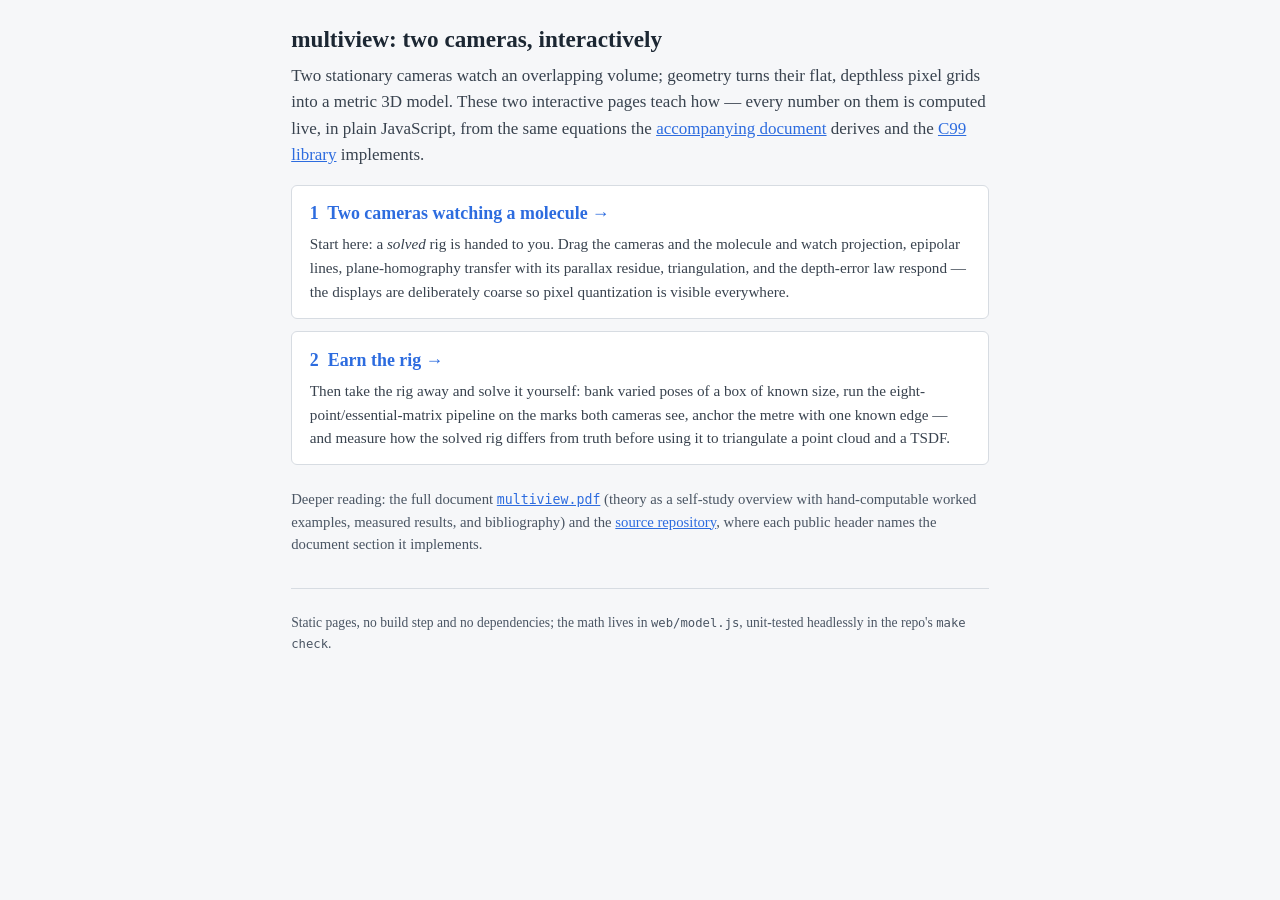
<file: site/index.html>
<!DOCTYPE html>
<html lang="en">
<head>
<meta charset="utf-8">
<meta name="viewport" content="width=device-width, initial-scale=1">
<title>multiview — two cameras, interactively</title>
<style>
/* Self-contained landing page; visual language follows web/style.css. */
:root {
  --ink: #1c2733;
  --paper: #f6f7f9;
  --panel: #ffffff;
  --accent: #2d6cdf;
  --rule: #d7dce2;
}
* { box-sizing: border-box; }
body {
  margin: 0 auto;
  max-width: 46rem;
  padding: 1.2rem 1.2rem 2rem;
  font: 17px/1.55 Georgia, 'Times New Roman', serif;
  color: var(--ink);
  background: var(--paper);
}
h1 { margin: 0.2rem 0 0.3rem; font-size: 1.45rem; }
.lede { margin: 0.2rem 0 1rem; color: #38424e; }
code { font-family: Menlo, Consolas, monospace; font-size: 0.9em; }
a { color: var(--accent); }
.card {
  display: block;
  background: var(--panel);
  border: 1px solid var(--rule);
  border-radius: 6px;
  padding: 0.9rem 1.1rem;
  margin: 0.8rem 0;
  text-decoration: none;
  color: inherit;
}
.card:hover { border-color: var(--accent); }
.card h2 {
  margin: 0 0 0.3rem;
  font-size: 1.12rem;
  color: var(--accent);
}
.card p { margin: 0; font-size: 0.95rem; color: #38424e; }
.card .go { color: var(--accent); white-space: nowrap; }
.aside { font-size: 0.92rem; color: #4a5563; margin-top: 1.4rem; }
footer {
  margin-top: 2rem;
  padding-top: 0.6rem;
  border-top: 1px solid var(--rule);
  font-size: 0.85rem;
  color: #4a5563;
}
</style>
</head>
<body>
<header>
  <h1>multiview: two cameras, interactively</h1>
  <p class="lede">
    Two stationary cameras watch an overlapping volume; geometry turns
    their flat, depthless pixel grids into a metric 3D model. These two
    interactive pages teach how — every number on them is computed live,
    in plain JavaScript, from the same equations the
    <a href="multiview.pdf">accompanying document</a> derives and the
    <a href="https://github.com/sanya-shopper/3d-multiview">C99 library</a>
    implements.
  </p>
</header>

<main>
  <a class="card" href="web/index.html">
    <h2>1 &nbsp;Two cameras watching a molecule <span class="go">→</span></h2>
    <p>Start here: a <em>solved</em> rig is handed to you. Drag the
    cameras and the molecule and watch projection, epipolar lines,
    plane-homography transfer with its parallax residue, triangulation,
    and the depth-error law respond — the displays are deliberately
    coarse so pixel quantization is visible everywhere.</p>
  </a>

  <a class="card" href="web/rig.html">
    <h2>2 &nbsp;Earn the rig <span class="go">→</span></h2>
    <p>Then take the rig away and solve it yourself: bank varied poses of
    a box of known size, run the eight-point/essential-matrix pipeline on
    the marks both cameras see, anchor the metre with one known edge —
    and measure how the solved rig differs from truth before using it to
    triangulate a point cloud and a TSDF.</p>
  </a>
</main>

<p class="aside">
  Deeper reading: the full document
  <a href="multiview.pdf"><code>multiview.pdf</code></a> (theory as a
  self-study overview with hand-computable worked examples, measured
  results, and bibliography) and the
  <a href="https://github.com/sanya-shopper/3d-multiview">source repository</a>,
  where each public header names the document section it implements.
</p>

<footer>
  <p>Static pages, no build step and no dependencies; the math lives in
  <code>web/model.js</code>, unit-tested headlessly in the repo's
  <code>make check</code>.</p>
</footer>
</body>
</html>
</file>
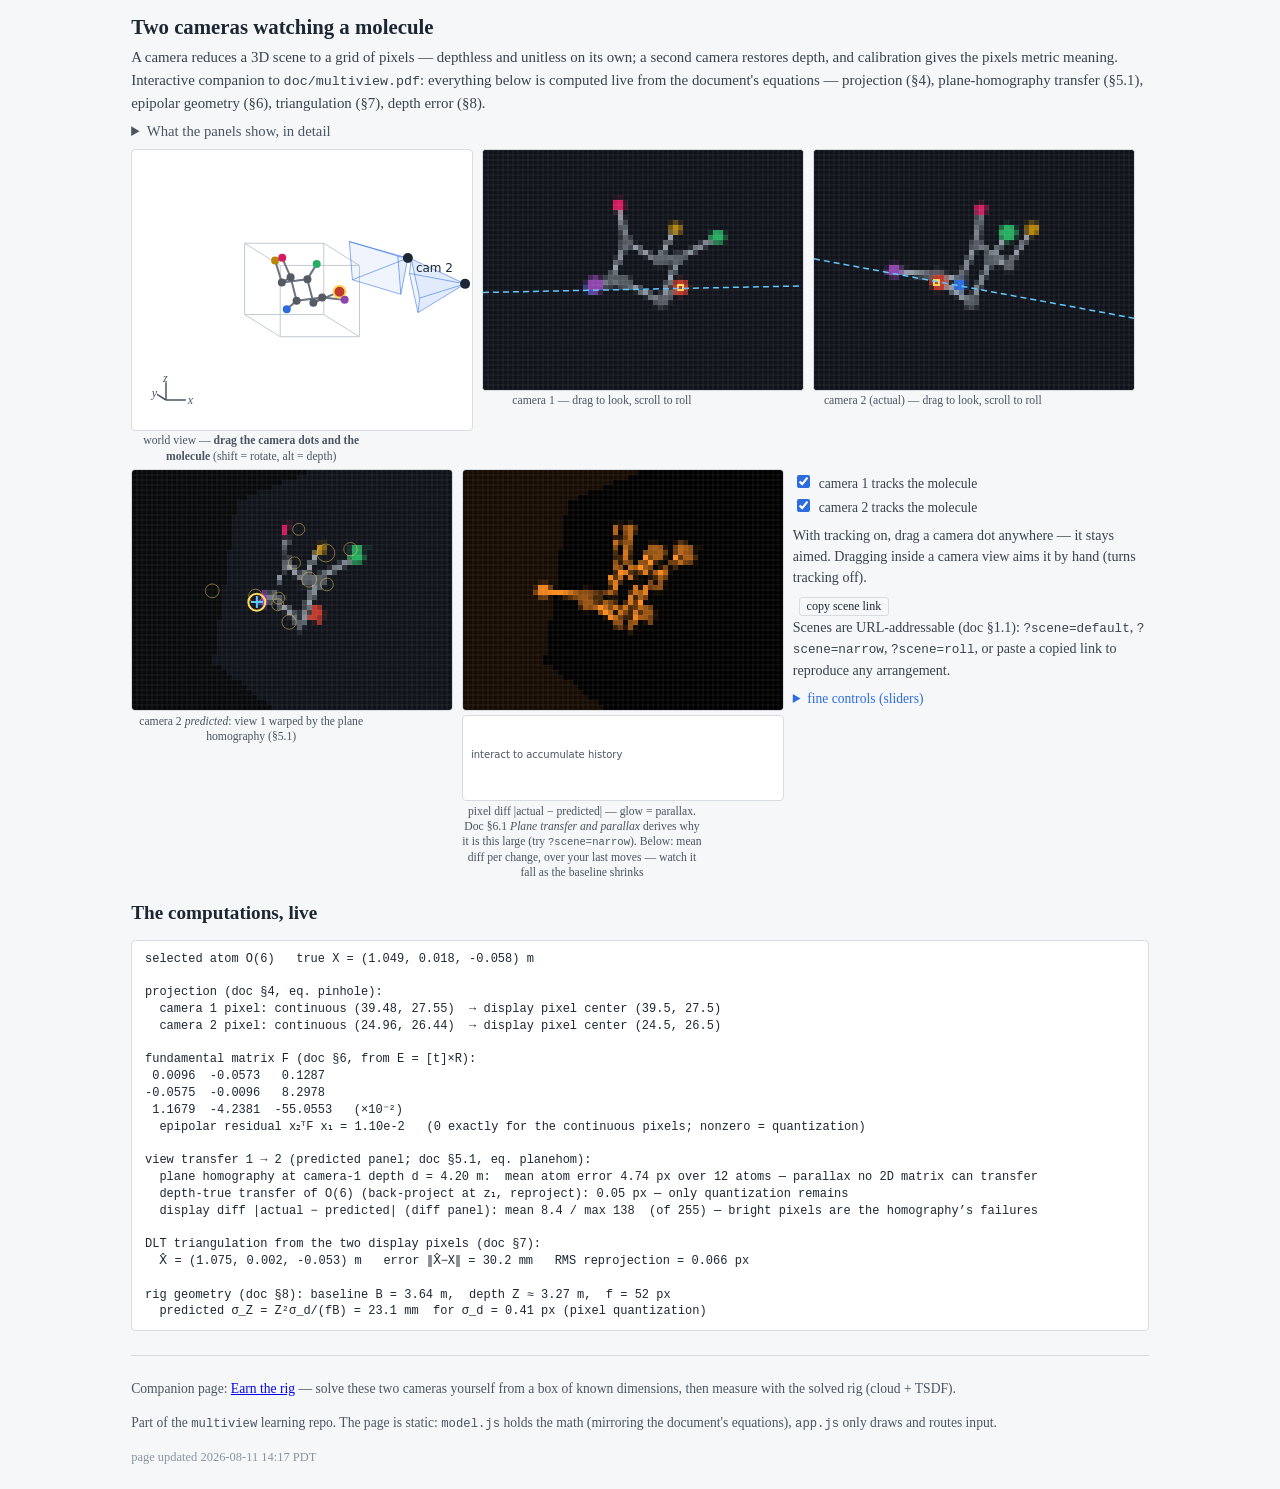
<file: web/index.html>
<!DOCTYPE html>
<html lang="en">
<head>
<meta charset="utf-8">
<meta name="viewport" content="width=device-width, initial-scale=1">
<title>multiview — two cameras watching a molecule</title>
<link rel="stylesheet" href="style.css">
</head>
<body>
<header>
  <h1>Two cameras watching a molecule</h1>
  <p class="lede">
    A camera reduces a 3D scene to a grid of pixels — depthless and
    unitless on its own; a second camera restores depth, and calibration
    gives the pixels metric meaning. Interactive companion to
    <code>doc/multiview.pdf</code>: everything below is computed live from
    the document's equations — projection (§4), plane-homography transfer
    (§5.1), epipolar geometry (§6), triangulation (§7), depth error (§8).
  </p>
  <details class="explain">
    <summary>What the panels show, in detail</summary>
    <p>
      A stylized molecule graph floats in the working volume, observed by
      the two cameras of a stationary rig. Click an atom in a camera view
      to select it (yellow); the dashed cyan line in each view is the
      selected pixel's epipolar line from the <em>other</em> view — the 1D
      locus where its match must lie. The <em>predicted</em> panel warps
      camera&nbsp;1's display into camera&nbsp;2's frame by the computed
      plane homography; yellow rings mark where camera&nbsp;2 actually
      sees each atom, and the cyan cross is the depth-true transfer of the
      selected pixel. The <em>diff</em> panel shows |actual − predicted|
      per pixel (×2 gain): dark where the plane transfer works, glowing
      where parallax — the depth signal no single 2D matrix can model —
      remains. The glow is large by design: the default rig is strongly
      converged (B ≈ 3.6 m), so off-plane atoms miss by ~9 px on a 64-px
      display, and thin strokes saturate the difference; doc §6.1
      <em>Plane transfer and parallax</em> derives the numbers. Shrink
      the baseline and watch the glow fade; the displays
      are deliberately coarse (64×48) so pixel quantization, the
      σ<sub>d</sub> of §8's error law, is visible everywhere.
    </p>
  </details>
</header>

<main>
  <section class="row">
    <figure>
      <canvas id="overview" width="340" height="280"></canvas>
      <figcaption>world view — <b>drag the camera dots and the
      molecule</b> (shift&nbsp;=&nbsp;rotate, alt&nbsp;=&nbsp;depth)</figcaption>
    </figure>
    <figure>
      <canvas id="view1" width="320" height="240"></canvas>
      <figcaption>camera 1 — drag to look, scroll to roll</figcaption>
    </figure>
    <figure>
      <canvas id="view2" width="320" height="240"></canvas>
      <figcaption>camera 2 (actual) — drag to look, scroll to roll</figcaption>
    </figure>
  </section>
  <section class="row">
    <figure>
      <canvas id="xfer" width="320" height="240"></canvas>
      <figcaption>camera 2 <em>predicted</em>: view 1 warped by the plane
      homography (§5.1)</figcaption>
    </figure>
    <figure>
      <canvas id="diff" width="320" height="240"></canvas>
      <canvas id="errgraph" width="320" height="84" class="graph"></canvas>
      <figcaption>pixel diff |actual − predicted| — glow = parallax.
      Doc §6.1 <em>Plane transfer and parallax</em> derives why it is
      this large (try <code>?scene=narrow</code>). Below: mean diff per
      change, over your last moves — watch it fall as the baseline
      shrinks</figcaption>
    </figure>
    <div class="quickhelp">
      <label class="check"><input type="checkbox" id="aimauto1" checked>
        camera 1 tracks the molecule</label>
      <label class="check"><input type="checkbox" id="aimauto2" checked>
        camera 2 tracks the molecule</label>
      <p>With tracking on, drag a camera dot anywhere — it stays aimed.
      Dragging inside a camera view aims it by hand (turns tracking off).</p>
      <p><button type="button" id="copylink">copy scene link</button><br>
      Scenes are URL-addressable (doc §1.1): <code>?scene=default</code>,
      <code>?scene=narrow</code>, <code>?scene=roll</code>, or paste a
      copied link to reproduce any arrangement.</p>
      <details class="sliders">
        <summary>fine controls (sliders)</summary>
        <fieldset>
          <legend>camera 1 <button type="button" id="aim1">aim once</button></legend>
          <label>x <input type="range" id="cam1x" min="-6" max="6" step="0.05" value="3.72"></label>
          <label>y <input type="range" id="cam1y" min="-6" max="6" step="0.05" value="-1.80"></label>
          <label>z <input type="range" id="cam1z" min="-3" max="3" step="0.05" value="0.75"></label>
          <label>pan <input type="range" id="cam1pan" min="-180" max="180" step="1" value="154"></label>
          <label>tilt <input type="range" id="cam1tilt" min="-85" max="85" step="1" value="-10"></label>
          <label>roll <input type="range" id="cam1roll" min="-180" max="180" step="1" value="0"></label>
        </fieldset>
        <fieldset>
          <legend>camera 2 <button type="button" id="aim2">aim once</button></legend>
          <label>x <input type="range" id="cam2x" min="-6" max="6" step="0.05" value="3.76"></label>
          <label>y <input type="range" id="cam2y" min="-6" max="6" step="0.05" value="1.82"></label>
          <label>z <input type="range" id="cam2z" min="-3" max="3" step="0.05" value="0.42"></label>
          <label>pan <input type="range" id="cam2pan" min="-180" max="180" step="1" value="-154"></label>
          <label>tilt <input type="range" id="cam2tilt" min="-85" max="85" step="1" value="-6"></label>
          <label>roll <input type="range" id="cam2roll" min="-180" max="180" step="1" value="0"></label>
        </fieldset>
        <fieldset>
          <legend>molecule</legend>
          <label>yaw <input type="range" id="molyaw" min="-180" max="180" step="1" value="29"></label>
          <label>pitch <input type="range" id="molpitch" min="-90" max="90" step="1" value="17"></label>
          <label>roll <input type="range" id="molroll" min="-180" max="180" step="1" value="0"></label>
          <label>x <input type="range" id="molx" min="-0.8" max="0.8" step="0.02" value="0"></label>
          <label>y <input type="range" id="moly" min="-0.8" max="0.8" step="0.02" value="0"></label>
          <label>z <input type="range" id="molz" min="-0.8" max="0.8" step="0.02" value="0"></label>
        </fieldset>
      </details>
    </div>
  </section>

  <section>
    <h2>The computations, live</h2>
    <pre id="readout"></pre>
  </section>
</main>

<footer>
  <p>Companion page: <a href="rig.html">Earn the rig</a> — solve these
  two cameras yourself from a box of known dimensions, then measure with
  the solved rig (cloud + TSDF).</p>
  <p>Part of the <code>multiview</code> learning repo. The page is static:
  <code>model.js</code> holds the math (mirroring the document's equations),
  <code>app.js</code> only draws and routes input.</p>
  <p><span id="buildstamp"></span></p>
</footer>

<script src="model.js"></script>
<script src="version.js"></script>
<script src="app.js"></script>
</body>
</html>
</file>
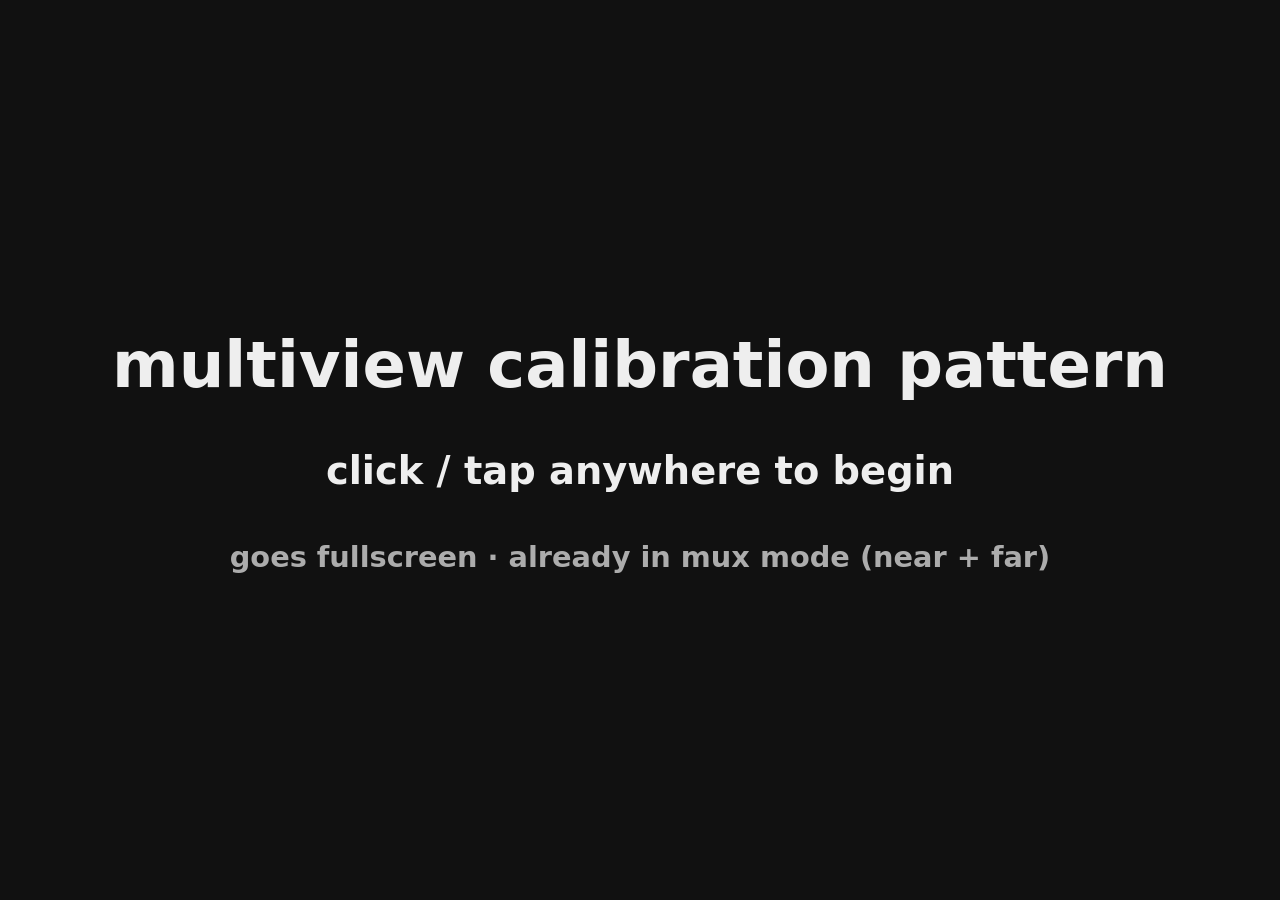
<file: tools/pattern.html>
<!DOCTYPE html>
<!-- multiview calibration display app (pattern spec v1) — first
     implementation of the display half of doc section "The calibration
     subsystem". Self-contained; open fullscreen on a MacBook or iPhone
     and film it with the cameras being calibrated.

     Keys / taps:
       1  mode M2: composite pattern, counter advancing (calibration)
       4  mode M4: coarse tier (spec v2) -- room-range calibration
       5  mode M5: structured-light stripe sequence (for a projector)
       6  mode M6: mux (near+far) -- tiers alternate in 64-frame blocks
       2  mode M3: full-screen toggle (rolling-shutter banding)
       3  mode M0: flat gray ladder (radiometrics)
       f  fullscreen        i  info overlay        d  download DSP log

     Metric scale: the pattern renders 1:1 in DEVICE pixels (Retina
     aware). After going fullscreen, measure ONE grid square with a
     ruler; that measurement in mm / 80 is your display pitch — the
     print-and-measure rule of the paper applied to a screen. -->
<html>
<head>
<meta charset="utf-8">
<meta name="viewport" content="width=device-width, initial-scale=1, maximum-scale=1, user-scalable=no">
<title>multiview pattern v1</title>
<style>
  html, body { margin:0; padding:0; background:#777; height:100%;
               overflow:hidden; }
  #c { display:block; margin:0 auto; image-rendering: pixelated; }
  #start { position:fixed; inset:0; z-index:20; display:flex;
           flex-direction:column; align-items:center; justify-content:center;
           background:#111; color:#eee; font:600 5vw/1.3 -apple-system,
           system-ui, sans-serif; text-align:center; cursor:pointer; }
  #info { position:fixed; left:8px; top:8px; background:rgba(0,0,0,.82);
          color:#eee; font:13px/1.5 monospace; padding:10px 14px;
          border-radius:6px; max-width:34em; display:none; z-index:9; }
</style>
</head>
<body>
<canvas id="c"></canvas>
<div id="info"></div>
<div id="start">
  <div>multiview calibration pattern</div>
  <div style="font-size:60%;margin-top:1em">click / tap anywhere to begin</div>
  <div style="font-size:45%;margin-top:1.5em;opacity:.7">goes fullscreen &middot; already in mux mode (near + far)</div>
</div>
<script>
"use strict";
/* ---- pattern spec v1 constants (must match src/pattern.c) ---- */
const PW=1920, PH=1080, GC=19, GR=10, CELL=80, GX0=192, GY0=160,
      DOT=24, CX0=192, CY0=984, CCELL=64, CBITS=20, SPECVER=1;
/* shipped M-array — copied verbatim from src/pattern.c; do not edit */
const MARR=[
[1,0,0,0,0,1,1,1,0,1,0,1,0,1,1,1,1,0,1],
[1,0,1,1,0,0,0,1,0,1,1,0,1,0,1,1,0,1,1],
[1,0,0,0,0,0,1,1,0,0,0,0,0,1,0,1,1,1,1],
[1,1,0,1,0,0,0,0,1,1,0,1,1,1,0,0,1,1,0],
[0,1,1,0,1,0,1,0,1,1,1,1,0,0,1,0,1,0,1],
[0,1,0,0,1,0,1,0,0,0,0,0,1,1,0,0,1,1,1],
[0,1,1,0,0,0,1,0,0,1,0,1,0,1,1,0,0,1,1],
[0,0,0,0,0,1,1,0,1,0,0,1,1,0,1,0,0,0,1],
[1,0,0,0,0,0,1,1,0,1,1,1,1,0,0,1,0,0,0],
[0,0,1,1,1,0,1,1,0,0,1,1,0,0,1,0,0,0,1]];
const PATCH=[[912,32],[1792,32],[32,472],[1792,472],[32,860]];
const gray = v => v ^ (v>>>1);

const cv = document.getElementById('c');
const info = document.getElementById('info');
const dpr = window.devicePixelRatio || 1;
let mode = 6, t0 = 0, Td = 1000/60, k = 0, log = [], paused = false;

/* canvas: PWxPH device pixels, or integer-fraction fit if too large */
let scale = 1;
function layout() {
  const dw = screen.width*dpr, dh = screen.height*dpr;
  scale = (dw >= PW && dh >= PH) ? 1 : 2;   /* 2 => half-size render */
  cv.width = PW/scale*0 + PW; cv.height = PH; /* backing = spec pixels */
  cv.style.width  = (PW/(dpr*scale)) + 'px';
  cv.style.height = (PH/(dpr*scale)) + 'px';
  cv.style.marginTop =
    Math.max(0,(window.innerHeight - PH/(dpr*scale))/2) + 'px';
}
layout(); window.onresize = layout;
const g2 = cv.getContext('2d');

function drawM2(k){
  g2.fillStyle='#fff'; g2.fillRect(0,0,PW,PH);
  const B=(x,y,w,h,on)=>{ g2.fillStyle = on?'#000':'#fff';
                          g2.fillRect(x,y,w,h); };
  /* version block: [1,0] + 8 Gray bits, 48px cells at (32,32) */
  { const bits=[1,0]; const gv=gray(SPECVER);
    for(let i=7;i>=0;i--) bits.push((gv>>>i)&1);
    bits.forEach((b,i)=>B(32+48*i,32,48,48,b)); }
  /* fine grid 3x3 x 40px at (560,32) */
  for(let r=0;r<3;r++) for(let c=0;c<3;c++)
    if((r+c)%2===0) B(560+40*c,32+40*r,40,40,1);
  /* phase patches: P1-P4 every frame, P5 half rate */
  PATCH.forEach((p,i)=>B(p[0],p[1],96,96, i<4 ? (k&1) : ((k>>>1)&1)));
  /* saddle grid + M-array dots */
  for(let r=0;r<GR;r++) for(let c=0;c<GC;c++){
    const x=GX0+CELL*c, y=GY0+CELL*r, black=((r+c)%2===0);
    if(black) B(x,y,CELL,CELL,1);
    if(MARR[r][c]){ const d0=(CELL-DOT)/2;
      B(x+d0,y+d0,DOT,DOT, black?0:1); }
  }
  /* counter strip: [1,0] + 20 Gray bits + parity + ~parity.
     COUNTER HOLD (live-session fix, 2026-08-05): the strip shows
     k>>4, advancing every 16 refreshes (~267 ms), NOT every refresh.
     Gray code flips one bit per increment, so the parity cell (and
     the low bit cells) otherwise toggle at refresh rate and a
     multi-refresh auto-exposure in a dim room time-averages them to
     ~187 gray (0.5^(1/2.2)*255) -- measured exactly that in the
     first live session, killing every counter decode.  Consumers are
     unaffected: mv_clock_fit estimates seconds-per-count from data,
     and hub pairing gates are in counter units. */
  { const gv=gray((k>>>4) & ((1<<CBITS)-1)); let par=0;
    const bits=[1,0];
    for(let i=CBITS-1;i>=0;i--){ const b=(gv>>>i)&1; par^=b; bits.push(b); }
    bits.push(par, par^1);
    bits.forEach((b,i)=>B(CX0+CCELL*i,CY0,CCELL,CCELL,b)); }
}
function drawM3(k){ g2.fillStyle = (k&1)?'#000':'#fff';
                    g2.fillRect(0,0,PW,PH); }
/* coarse tier (pattern spec v2, mv/pattern.h): 6x3 checker of 270 px
   cells, mark L for orientation, isolated-square 8-bit counter strip
   -- readable at ~3.4x the range of the fine tier */
function drawM4(k){
  const C2=270, X2=150, Y2=90, MK=90, CX2=150, CY2=1005, CC2=135, CH2=60;
  g2.fillStyle='#fff'; g2.fillRect(0,0,PW,PH);
  const B=(x,y,w,h,on)=>{ g2.fillStyle = on?'#000':'#fff';
                          g2.fillRect(x,y,w,h); };
  const mark=(c,r)=>((r===0&&(c===0||c===1))||(r===1&&c===0));
  for(let r=0;r<3;r++) for(let c=0;c<6;c++){
    const x=X2+C2*c, y=Y2+C2*r, black=((r+c)%2===0);
    if(black) B(x,y,C2,C2,1);
    if(mark(c,r)){ const d0=(C2-MK)/2;
      B(x+d0,y+d0,MK,MK, black?0:1); }
  }
  /* counter hold k>>4: same rationale as the fine strip above */
  { const gv=gray((k>>>4)&255); let par=0; const bits=[1,0];
    for(let i=7;i>=0;i--){ const b=(gv>>>i)&1; par^=b; bits.push(b); }
    bits.push(par, par^1);
    bits.forEach((b,i)=>{ if(b) B(CX2+CC2*i+22,CY2,MK,CH2,1); }); }
}
/* M5: projected structured light (for a PROJECTOR, not the laptop
   screen): Gray-code stripe sequence, each slot held 30 refreshes.
   Slot 0 = white, 1 = black, then 22 column-bit slots (11 bits, each
   frame + inverse) and 22 row-bit slots. Cycle ~23.5 s; record >= 2
   full cycles (60 s) so the decoder can measure slot timing from the
   white/black markers. Decode side: tools/slreal.c. */
let m5frames = null;
function buildM5(){
  m5frames = [];
  for (let s=0;s<46;s++){
    const oc = document.createElement('canvas');
    oc.width=PW; oc.height=PH;
    const g = oc.getContext('2d');
    if (s===0){ g.fillStyle='#fff'; g.fillRect(0,0,PW,PH); }
    else if (s===1){ g.fillStyle='#000'; g.fillRect(0,0,PW,PH); }
    else {
      const i = s-2, axis = i<22?0:1, j = axis? i-22 : i;
      const bit = j>>1, inv = j&1, nb = 11;
      g.fillStyle='#000'; g.fillRect(0,0,PW,PH);
      g.fillStyle='#fff';
      const ext = axis? PH : PW;
      let run0 = -1;
      for (let x=0;x<=ext;x++){
        let b = 0;
        if (x<ext){ b = (gray(x)>>>(nb-1-bit))&1; if(inv) b^=1; }
        if (b && run0<0) run0 = x;
        if (!b && run0>=0){
          if (axis) g.fillRect(0,run0,PW,x-run0);
          else g.fillRect(run0,0,x-run0,PH);
          run0 = -1;
        }
      }
    }
    m5frames.push(oc);
  }
}
function drawM5(k){
  if (!m5frames) buildM5();
  g2.drawImage(m5frames[Math.floor(k/30)%46],0,0);
}
/* M6: temporal multiplexing (mv/pattern.h MV_PAT_MUX_BLOCK): fine and
   coarse tiers alternate in 64-refresh blocks so near and far cameras
   share one capture session; both tiers encode the same counter k
   (coarse = k mod 256), readers reconcile wrap-aware mod 256. */
const MUXBLK=64;
function drawM6(k){
  if (((Math.floor(k/MUXBLK))&1)===0) drawM2(k); else drawM4(k);
}
function drawM0(k){ const lv=[0,64,128,192,255];
  const l=lv[Math.floor(k/180)%lv.length];      /* ~3 s per step */
  g2.fillStyle=`rgb(${l},${l},${l})`; g2.fillRect(0,0,PW,PH); }

/* vsync-driven counter; after a missed vsync, advance by elapsed
   refreshes (Td estimated from the first 120 frames) */
let samples=[];
function tick(t){
  if(!t0){ t0=t; }
  if(samples.length<120){ samples.push(t); }
  else if(samples.length===120){
    const ds=samples.slice(1).map((v,i)=>v-samples[i]).sort((a,b)=>a-b);
    Td = ds[Math.floor(ds.length/2)]; samples.push(0);
  }
  if(!paused){
    k = Math.round((t - t0)/Td);
    if(mode===1) drawM2(k); else if(mode===2) drawM3(k);
    else if(mode===4) drawM4(k); else if(mode===5) drawM5(k);
    else if(mode===6) drawM6(k);
    else drawM0(k);
    if(log.length<200000) log.push('DSP k='+k+' ctr='+(k>>>4)
                                   +' t='+(t/1000).toFixed(6));
  }
  requestAnimationFrame(tick);
}
requestAnimationFrame(tick);

/* Display pixel pitch = 25.4 / ppi. Apple built-in Retina panels use a
   handful of ppi values, so the pitch is a LOOKUP, never a ruler
   measurement. It only scales reported metric distances; intrinsics
   and geometry do not depend on it. The table is auto-narrowed by the
   detected backing resolution where that is unambiguous. */
const PITCH = [
  {ppi:224, mm:0.1134, who:'MacBook Air 13.6" / 15" (M2 2022 and later)'},
  {ppi:227, mm:0.1119, who:'MacBook Air 13.3" (M1/Intel), MBP 13.3" Retina'},
  {ppi:254, mm:0.1000, who:'MacBook Pro 14" / 16" (2021 and later)'},
  {ppi:226, mm:0.1124, who:'MacBook Pro 15.4" Retina (2013-2019)'}
];
function pitchTable(){
  return PITCH.map(p =>
    '&nbsp;<b>'+p.mm.toFixed(4)+'</b> mm &nbsp; '+p.who).join('<br>');
}
function showInfo(){
  info.style.display = info.style.display==='none'?'block':'none';
  info.innerHTML =
   'multiview pattern spec v'+SPECVER+' &nbsp; mode M'+
   (mode===1?'2 composite':mode===2?'3 toggle':mode===4?'4 coarse (room range)':mode===5?'5 structured light (projector)':mode===6?'6 mux (near+far)':'0 ladder')+
   '<br>refresh Td &approx; '+Td.toFixed(3)+' ms, frame k='+k+
   '<br>render scale 1:'+scale+' (device px)'+
   '<br><br>DISPLAY PITCH (mm/px) -- pick your Mac, no ruler:<br>'+
   pitchTable()+
   '<br>(pitch only scales reported distances; intrinsics do not need it)'+
   '<br><br>keys: 1/2/3/4/5/6 mode &middot; f fullscreen &middot; '+
   'd download log &middot; i hide';
}
function dl(){
  const b=new Blob([log.join('\n')+'\n'],{type:'text/plain'});
  const a=document.createElement('a');
  a.href=URL.createObjectURL(b); a.download='dsp_log.txt'; a.click();
}
(function(){
  const st = document.getElementById('start');
  st.addEventListener('click', function(){
    if (document.documentElement.requestFullscreen)
      document.documentElement.requestFullscreen().catch(function(){});
    st.style.display = 'none';
    document.body.style.cursor = 'none'; /* keep the pointer off the
                                            pattern cells */
  });
  /* any later click re-asserts fullscreen (first request can be
     denied, or fullscreen dropped by a stray Esc) -- the operator
     rule is simply "click the pattern": no keys needed */
  addEventListener('click', function(){
    if (!document.fullscreenElement
        && document.documentElement.requestFullscreen)
      document.documentElement.requestFullscreen().catch(function(){});
  });
})();
addEventListener('keydown',e=>{
  if(e.key==='1')mode=1; else if(e.key==='2')mode=2;
  else if(e.key==='3')mode=3; else if(e.key==='4')mode=4; else if(e.key==='5')mode=5;
  else if(e.key==='6')mode=6;
  else if(e.key==='f')
    (document.fullscreenElement?document.exitFullscreen()
     :document.documentElement.requestFullscreen());
  else if(e.key==='i')showInfo(); else if(e.key==='d')dl();
  else if(e.key===' ')paused=!paused;
});
/* touch: tap cycles mode, two-finger tap = info (for the iPhone case) */
addEventListener('touchend',e=>{
  if(e.touches.length===0 && e.changedTouches.length===1)
    mode = mode%6+1;
  else showInfo();
});
</script>
</body>
</html>
</file>
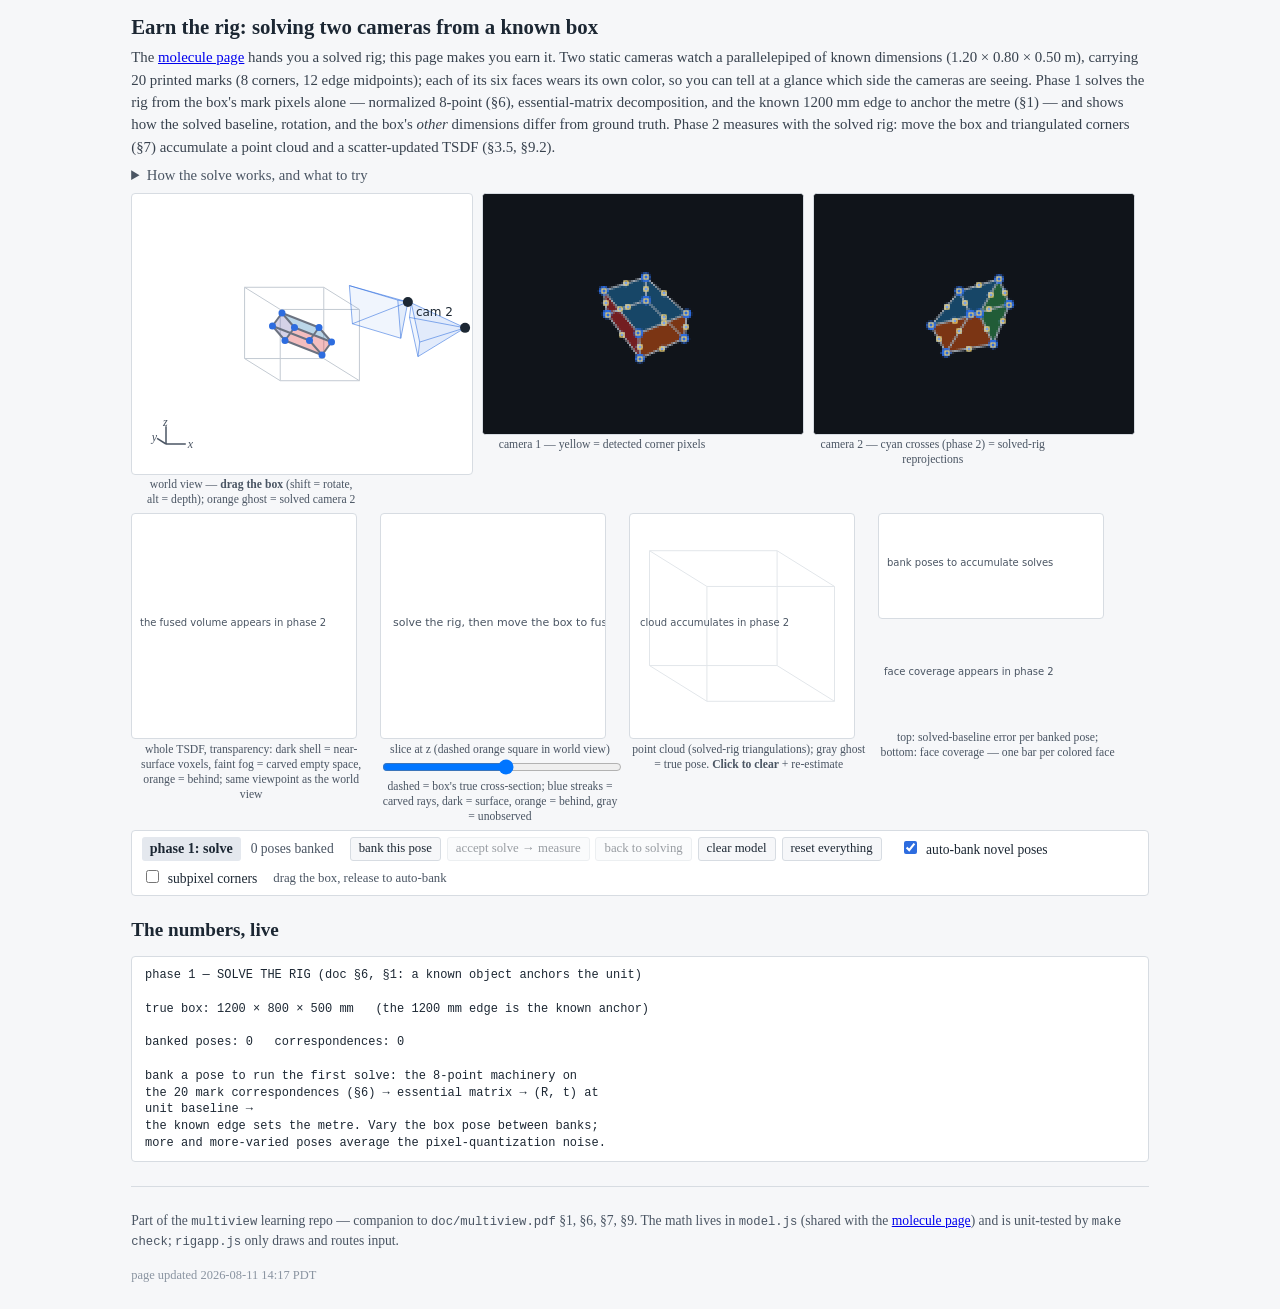
<file: web/rig.html>
<!DOCTYPE html>
<html lang="en">
<head>
<meta charset="utf-8">
<meta name="viewport" content="width=device-width, initial-scale=1">
<title>multiview — earn the rig</title>
<link rel="stylesheet" href="style.css">
</head>
<body>
<header>
  <h1>Earn the rig: solving two cameras from a known box</h1>
  <p class="lede">
    The <a href="index.html">molecule page</a> hands you a solved rig; this
    page makes you earn it. Two static cameras watch a parallelepiped of
    known dimensions (1.20 × 0.80 × 0.50 m), carrying 20 printed marks (8 corners, 12 edge midpoints); each of its
    six faces wears its own color, so you can tell at a glance which side
    the cameras are seeing. Phase 1 solves the rig from
    the box's mark pixels alone — normalized 8-point (§6), essential-matrix
    decomposition, and the known 1200 mm edge to anchor the metre (§1) —
    and shows how the solved baseline, rotation, and the box's <em>other</em>
    dimensions differ from ground truth. Phase 2 measures with the solved
    rig: move the box and triangulated corners (§7) accumulate a point
    cloud and a scatter-updated TSDF (§3.5, §9.2).
  </p>
  <details class="explain">
    <summary>How the solve works, and what to try</summary>
    <p>
      Each time you <em>bank</em> a pose, the 20 mark pixels seen by both
      cameras join the correspondence set (corners are detected at display
      resolution, so they carry quantization noise — the σ<sub>d</sub> of
      §8). The solve runs the document's §6 pipeline: normalized 8-point
      for F with rank-2 enforcement, E = K₂ᵀFK₁, decomposition into four
      (R, t) candidates with the chirality test picking the one that puts
      the box in front of both cameras, then triangulation of the known
      1200 mm edges to convert the unit baseline into metres. Bank several
      varied poses and watch the baseline error fall <em>on average</em> —
      any single bank can push it up, because each pose contributes its own
      random draw of pixel-quantization noise and the estimate wanders as
      it converges (the status line explains this whenever it happens);
      toggle
      subpixel corners to remove quantization and the solve snaps to
      (numerically) exact — the box's 800 and 500 mm dimensions, which the
      solve never sees, are the honest test. In phase 2 the orange ghost
      marks where the solved rig believes camera 2 stands; the cloud and
      TSDF are built through the solved cameras only, so every millimetre
      of model error is inherited rig error plus quantization. Hold the box
      still to watch noise average down (§9.2); move it and the TSDF
      smears — the reason the document separates the static background
      from movers (§9.3–9.4).
    </p>
  </details>
</header>

<main>
  <section class="row">
    <figure>
      <canvas id="overview" width="340" height="280"></canvas>
      <figcaption>world view — <b>drag the box</b>
      (shift&nbsp;=&nbsp;rotate, alt&nbsp;=&nbsp;depth); orange ghost =
      solved camera 2</figcaption>
    </figure>
    <figure>
      <canvas id="view1" width="320" height="240"></canvas>
      <figcaption>camera 1 — yellow = detected corner pixels</figcaption>
    </figure>
    <figure>
      <canvas id="view2" width="320" height="240"></canvas>
      <figcaption>camera 2 — cyan crosses (phase 2) = solved-rig
      reprojections</figcaption>
    </figure>
  </section>
  <section class="row">
    <figure>
      <canvas id="tsdf3d" width="224" height="224"></canvas>
      <figcaption>whole TSDF, transparency: dark shell = near-surface
      voxels, faint fog = carved empty space, orange = behind; same
      viewpoint as the world view</figcaption>
    </figure>
    <figure>
      <canvas id="tsdfslice" width="224" height="224"></canvas>
      <figcaption>slice at <span id="slicelabel">z</span> (dashed orange
      square in world view)
      <input type="range" id="slicek" min="0" max="31" value="16"
        style="width: 100%">
      dashed = box's true cross-section; blue streaks = carved rays,
      dark = surface, orange = behind, gray = unobserved</figcaption>
    </figure>
    <figure>
      <canvas id="cloudview" width="224" height="224"></canvas>
      <figcaption>point cloud (solved-rig triangulations); gray ghost =
      true pose. <b>Click to clear</b> + re-estimate</figcaption>
    </figure>
    <figure>
      <canvas id="convgraph" width="224" height="104"></canvas>
      <canvas id="facecov" width="224" height="104" class="graph"></canvas>
      <figcaption>top: solved-baseline error per banked pose; bottom:
      face coverage — one bar per colored face</figcaption>
    </figure>
  </section>
  <section class="quickbar">
    <span><b id="phasebadge">phase 1: solve</b>
      <span id="bankcount" class="bankcount">0 poses banked</span></span>
    <span>
      <button type="button" id="bank">bank this pose</button>
      <button type="button" id="tomeasure">accept solve → measure</button>
      <button type="button" id="tosolve">back to solving</button>
      <button type="button" id="clearmodel">clear model</button>
      <button type="button" id="resetsolve">reset everything</button>
    </span>
    <label class="check"><input type="checkbox" id="autobank" checked>
      auto-bank novel poses</label>
    <label class="check"><input type="checkbox" id="subpixel">
      subpixel corners</label>
    <span id="bankmsg" class="bankmsgbar"></span>
  </section>

  <section>
    <h2>The numbers, live</h2>
    <pre id="readout"></pre>
  </section>
</main>

<footer>
  <p>Part of the <code>multiview</code> learning repo — companion to
  <code>doc/multiview.pdf</code> §1, §6, §7, §9. The math lives in
  <code>model.js</code> (shared with the <a href="index.html">molecule
  page</a>) and is unit-tested by <code>make check</code>;
  <code>rigapp.js</code> only draws and routes input.</p>
  <p><span id="buildstamp"></span></p>
</footer>

<script src="model.js"></script>
<script src="version.js"></script>
<script src="rigapp.js"></script>
</body>
</html>
</file>
<file: web/style.css>
/* style.css -- plain, dependency-free, conservative CSS (repo rule W2). */
:root {
  --ink: #1c2733;
  --paper: #f6f7f9;
  --panel: #ffffff;
  --accent: #2d6cdf;
  --rule: #d7dce2;
}
* { box-sizing: border-box; }
body {
  margin: 0 auto;
  max-width: 66rem;
  padding: 0.6rem 1.2rem;
  font: 16px/1.5 Georgia, 'Times New Roman', serif;
  color: var(--ink);
  background: var(--paper);
}
header h1 { margin: 0.1rem 0 0.25rem; font-size: 1.3rem; }
.lede { margin: 0.2rem 0 0.4rem; font-size: 0.93rem; color: #38424e; }
details.explain { font-size: 0.92rem; color: #4a5563; margin: 0 0 0.4rem; }
details.explain summary { cursor: pointer; }
.hint { color: #4a5563; font-size: 0.95rem; }
h2 { font-size: 1.2rem; margin: 1.2rem 0 0.4rem; }
code { font-family: Menlo, Consolas, monospace; font-size: 0.9em; }

.row {
  display: flex;
  flex-wrap: wrap;
  gap: 0.55rem;
  align-items: flex-start;
  margin: 0.35rem 0;
}
figure { margin: 0; }
figcaption {
  font-size: 0.73rem;
  line-height: 1.3;
  color: #4a5563;
  text-align: center;
  margin-top: 0.15rem;
  max-width: 15rem;
}
canvas {
  display: block;
  background: var(--panel);
  border: 1px solid var(--rule);
  border-radius: 4px;
}
#view1, #view2 { cursor: crosshair; background: #10141a; }
canvas.graph { margin-top: 4px; }
#overview { cursor: grab; }
#overview:active { cursor: grabbing; }

.quickhelp {
  flex: 1 1 12rem;
  min-width: 11.5rem;
  font-size: 0.88rem;
  color: #38424e;
}
.quickhelp p { margin: 0.4rem 0; }
.check { display: block; margin: 0.15rem 0; cursor: pointer; }
.check input { accent-color: var(--accent); margin-right: 0.35rem; }
details.sliders { margin-top: 0.5rem; font-size: 0.85rem; }
details.sliders summary { cursor: pointer; color: var(--accent); }
details.sliders[open] {
  position: relative;
  z-index: 5;
  background: var(--panel);
  border: 1px solid var(--rule);
  border-radius: 4px;
  padding: 0.5rem;
}
fieldset {
  border: 1px solid var(--rule);
  border-radius: 4px;
  margin: 0 0 0.7rem;
  padding: 0.4rem 0.8rem 0.6rem;
  background: var(--panel);
}
legend { font-size: 0.9rem; padding: 0 0.3rem; }
.quickhelp button {
  font: 0.8rem/1.5 Georgia, serif;
  padding: 0.1rem 0.5rem;
  border: 1px solid var(--rule);
  border-radius: 3px;
  background: var(--panel);
  color: var(--ink);
  cursor: pointer;
  margin: 0.1rem 0.15rem 0.1rem 0;
}
.quickhelp button:hover { border-color: var(--accent); color: var(--accent); }
.quickhelp button:disabled { opacity: 0.45; cursor: default; }

legend button, #copylink {
  font: 0.75rem/1.4 Georgia, serif;
  margin-left: 0.4rem;
  padding: 0 0.4rem;
  border: 1px solid var(--rule);
  border-radius: 3px;
  background: var(--paper);
  color: var(--ink);
  cursor: pointer;
}
legend button:hover, #copylink:hover { border-color: var(--accent); color: var(--accent); }
label {
  display: flex;
  align-items: center;
  gap: 0.6rem;
  font-size: 0.85rem;
  margin: 0.15rem 0;
}
label input[type=range] { flex: 1; accent-color: var(--accent); }

pre#readout {
  background: var(--panel);
  border: 1px solid var(--rule);
  border-radius: 4px;
  padding: 0.6rem 0.8rem;
  font: 12px/1.4 Menlo, Consolas, monospace;
  overflow-x: auto;
  white-space: pre;
}
.note { font-size: 0.92rem; color: #4a5563; }
footer {
  margin: 1.5rem 0 0.5rem;
  border-top: 1px solid var(--rule);
  padding-top: 0.6rem;
  font-size: 0.85rem;
  color: #4a5563;
}

/* rig page: solve-status badge, next-step button, coverage note */
.badge {
  display: inline-block;
  padding: 0.1rem 0.5rem;
  border-radius: 3px;
  background: #e4e8ee;
}
.badge-rough { background: #fdf0d4; color: #7a5210; }
.badge-solved { background: #d9efdb; color: #1d5e23; }
.btn-next {
  background: var(--accent) !important;
  color: #fff !important;
  border-color: var(--accent) !important;
}
#facecov { border: none; background: transparent; }
.covnote { font-size: 0.75rem; color: #4a5563; margin: 0.1rem 0 0.4rem; }
.bankcount { margin-left: 0.4rem; font-size: 0.85rem; color: #4a5563; }
#buildstamp { font-size: 0.78rem; color: #8a94a1; }
#cloudview { cursor: pointer; }

/* rig page: single horizontal control strip */
.quickbar {
  display: flex;
  flex-wrap: wrap;
  gap: 0.4rem 1rem;
  align-items: center;
  background: var(--panel);
  border: 1px solid var(--rule);
  border-radius: 4px;
  padding: 0.35rem 0.6rem;
  margin: 0.35rem 0;
  font-size: 0.88rem;
}
.quickbar button {
  font: 0.8rem/1.5 Georgia, serif;
  padding: 0.1rem 0.5rem;
  border: 1px solid var(--rule);
  border-radius: 3px;
  background: var(--paper);
  color: var(--ink);
  cursor: pointer;
  margin-right: 0.15rem;
}
.quickbar button:hover { border-color: var(--accent); color: var(--accent); }
.quickbar button:disabled { opacity: 0.45; cursor: default; }
.quickbar .check { display: inline-block; margin: 0; }
.bankmsgbar { font-size: 0.8rem; color: #4a5563; flex: 1 1 14rem; }
canvas.graph { margin-top: 4px; }
</file>
